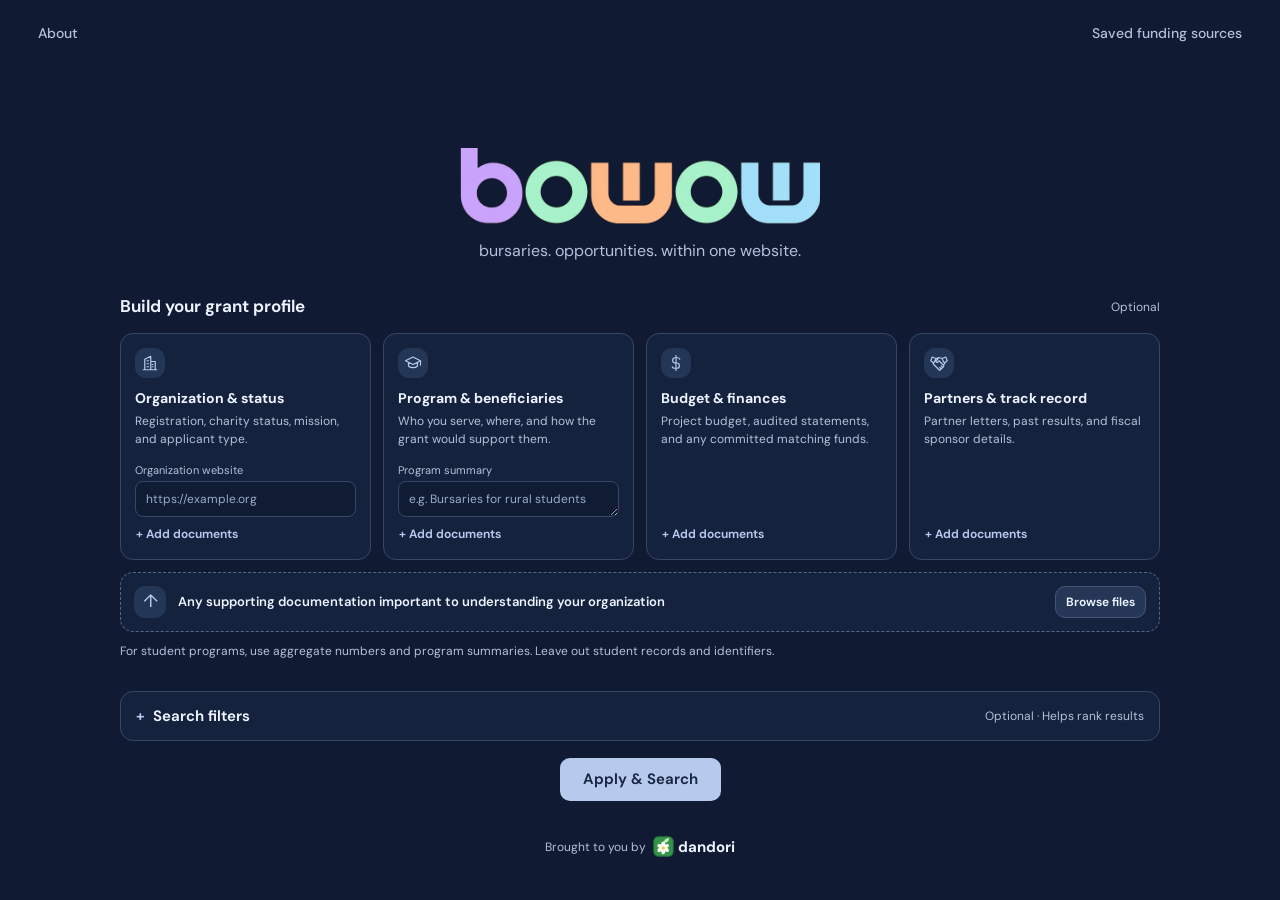
<file: index.html>
<!doctype html>
<html lang="en">
<head>
<meta charset="utf-8">
<meta name="viewport" content="width=device-width, initial-scale=1">
<meta name="description" content="Explore grant opportunities for nonprofits and student programs.">
<title>BOWOW</title>
<link rel="stylesheet" href="https://fonts.googleapis.com/css2?family=DM+Sans:wght@400;500;600;700&amp;display=swap">
<link rel="stylesheet" href="style.css">
<script src="app.js" defer></script>
</head>
<body>
<header class="top"><button type="button" class="nav-link" data-dialog="about">About</button><button type="button" class="nav-link" data-dialog="sources">Saved funding sources</button></header>
<main>
<form id="search" action="results.html" novalidate>
<section class="hero" aria-labelledby="title">
<h1 id="title"><img src="logo.png" alt="bowow"></h1>
<p class="tagline">bursaries. opportunities. within one website.</p>
</section>
<section class="panel" aria-labelledby="profile-title">
<div class="section-head"><h2 id="profile-title">Build your grant profile</h2><span>Optional</span></div>
<div class="cards">
<article class="card"><span class="icon" aria-hidden="true"><svg viewBox="0 0 24 24" fill="none" stroke="currentColor" stroke-width="1.55" stroke-linecap="round" stroke-linejoin="round"><path d="M3 21h18M5 21V7l8-4v18m0-11h6v11M8 9h2m-2 4h2m-2 4h2m5-3h1m-1 3h1"/></svg></span><h3>Organization &amp; status</h3><p>Registration, charity status, mission, and applicant type.</p><label for="website">Organization website</label><input type="url" id="website" placeholder="https://example.org"><div class="attachment" data-upload="organization"><button type="button" class="pick">+ Add documents</button><input type="file" multiple hidden></div><ul class="files" id="organization-files"></ul></article>
<article class="card"><span class="icon" aria-hidden="true"><svg viewBox="0 0 24 24" fill="none" stroke="currentColor" stroke-width="1.55" stroke-linecap="round" stroke-linejoin="round"><path d="m2 9 10-5 10 5-10 5L2 9Zm4 2v5c3 3 9 3 12 0v-5m4-2v6"/></svg></span><h3>Program &amp; beneficiaries</h3><p>Who you serve, where, and how the grant would support them.</p><label for="program">Program summary</label><textarea id="program" rows="1" placeholder="e.g. Bursaries for rural students"></textarea><div class="attachment" data-upload="program"><button type="button" class="pick">+ Add documents</button><input type="file" multiple hidden></div><ul class="files" id="program-files"></ul></article>
<article class="card"><span class="icon" aria-hidden="true"><svg viewBox="0 0 24 24" fill="none" stroke="currentColor" stroke-width="1.55" stroke-linecap="round" stroke-linejoin="round"><path d="M12 2v20m5-15a3 3 0 0 0-3-2h-3a3.5 3.5 0 0 0 0 7h2a3.5 3.5 0 0 1 0 7h-3a3 3 0 0 1-3-2"/></svg></span><h3>Budget &amp; finances</h3><p>Project budget, audited statements, and any committed matching funds.</p><div class="attachment" data-upload="budget"><button type="button" class="pick">+ Add documents</button><input type="file" multiple hidden></div><ul class="files" id="budget-files"></ul></article>
<article class="card"><span class="icon" aria-hidden="true"><svg viewBox="0 0 24 24" fill="none" stroke="currentColor" stroke-width="1.55" stroke-linecap="round" stroke-linejoin="round"><path d="M3 4 1 9l4 3 3-6-5-2Zm18 0 2 5-4 3-3-6 5-2ZM8 6l3-1a3 3 0 0 1 2 0l3 1m-5 0L8 9a1.5 1.5 0 0 0 2 2l2-2 6 6a1.4 1.4 0 0 1-2 2l-1-1m1 1a1.4 1.4 0 0 1-2 2l-1-1m1 1a1.4 1.4 0 0 1-2 2L5 14l-1-2m14 3 2-3"/></svg></span><h3>Partners &amp; track record</h3><p>Partner letters, past results, and fiscal sponsor details.</p><div class="attachment" data-upload="partners"><button type="button" class="pick">+ Add documents</button><input type="file" multiple hidden></div><ul class="files" id="partners-files"></ul></article>
</div>
<div class="supporting-upload" data-upload="supporting">
<span class="upload-icon" aria-hidden="true">↑</span>
<strong>Any supporting documentation important to understanding your organization</strong>
<button type="button" class="secondary pick">Browse files</button>
<input type="file" multiple hidden>
</div>
<ul class="files" id="supporting-files" aria-label="Selected supporting documents"></ul>
<p class="note file-status" id="file-status" role="status"></p>
<p class="note">For student programs, use aggregate numbers and program summaries. Leave out student records and identifiers.</p>
</section>
<details class="panel filters" id="filters">
<summary><span>Search filters</span><span class="optional">Optional · Helps rank results</span></summary>
<div class="filter-grid">
<label>Applicant type<select id="applicant"><option value="">Any applicant</option><option>Nonprofit</option><option>School</option><option>Individual</option></select></label>
<label>Project location<select id="region"><option value="">Anywhere</option><option>Canada</option><option>United States</option><option>European Union</option><option>International</option></select></label>
<label>Funding purpose<select id="purpose"><option value="">Any purpose</option><option>Student aid</option><option>Program delivery</option><option>Operating costs</option><option>Research</option></select></label>
<label>Funder type<select id="funder"><option value="">Any funder</option><option>Government</option><option>Foundation</option></select></label>
<label>Funding currency<select id="currency"><option value="">Any currency</option><option>CAD</option><option>USD</option><option>EUR</option></select></label>
<label>Minimum award<input id="minimum" type="number" min="0" placeholder="No minimum"></label>
<label>Maximum award<input id="maximum" type="number" min="0" placeholder="No maximum"></label>
<label>Application route<select id="route"><option value="">Any route</option><option>Open call</option><option>Invitation only</option></select></label>
<label>Matching funds<select id="match"><option value="">Any requirement</option><option>No match required</option><option>Match required</option></select></label>
<label>Partners<select id="partners"><option value="">Any requirement</option><option>No partner required</option><option>Partner required</option></select></label>
<label>Deadline on or before<input type="date" id="deadline"></label>
</div>
<div class="filter-actions"><button type="button" class="secondary" id="clear">Clear filters</button></div>
</details>
<div class="search-action"><button type="submit" class="primary">Apply &amp; Search</button></div>
</form>
</main>
<footer><span>Brought to you by</span><span class="dandori"><img src="dandori-flower.svg" alt="">dandori</span></footer>
<dialog id="about" aria-labelledby="about-title">
  <h2 id="about-title">About BOWOW</h2>
  <p>BOWOW is a grant discovery prototype for nonprofits and student programs. Attach documents to organize a grant profile, or explore sample listings with the filters.</p>
  <p>Selected files stay in this browser session. The prototype displays the filenames and uses sample funding data.</p>
  <form method="dialog"><button class="secondary">Close</button></form>
</dialog>
<dialog id="sources" aria-labelledby="sources-title">
  <h2 id="sources-title">Saved funding sources</h2>
  <div class="source-links"><a href="https://www.grants.gov/learn-grants/grant-eligibility">Grants.gov</a><a href="https://feddev-ontario.canada.ca/en/funding-southern-ontario/funding-organizations-help-businesses-grow-southern-ontario-how-apply">Government of Canada</a><a href="https://www.gatesfoundation.org/about/our-funding">Gates Foundation</a><a href="https://commission.europa.eu/funding-and-tenders/how-apply/eligibility-who-can-get-funding_en">European Commission</a></div>
  <form method="dialog"><button class="secondary">Close</button></form>
</dialog>

</body>
</html>
</file>
<file: style.css>
:root{color-scheme:dark;--bg:#101a33;--panel:#15223e;--field:#1b2b4b;--line:#364766;--text:#edf3ff;--muted:#b4c1d9;--accent:#b8c9ee;--ink:#182742}
*{box-sizing:border-box}
body{margin:0;background:var(--bg);color:var(--text);font:15px/1.5 "DM Sans",Arial,sans-serif}
button,input,select,textarea{font:inherit}
a{color:inherit;text-underline-offset:4px}
button{cursor:pointer}
button:focus-visible,a:focus-visible,input:focus-visible,select:focus-visible,textarea:focus-visible,summary:focus-visible{outline:2px solid var(--accent);outline-offset:3px}
.top{padding:20px clamp(18px,3vw,44px);display:flex;align-items:center;justify-content:space-between;font-size:14px;color:var(--muted)}
main{width:min(1040px,calc(100% - 36px));margin:auto}
.hero{text-align:center;padding-top:clamp(42px,9vh,104px)}
h1{width:min(360px,74vw);aspect-ratio:4.55;margin:0 auto 10px;overflow:hidden;display:grid;place-items:center}
h1 img{width:134%;max-width:none;height:auto;grid-area:1/1;mix-blend-mode:lighten}
.tagline{margin:12px 0 29px;color:var(--muted);font-size:16px}
.supporting-upload{margin-top:12px;display:flex;align-items:center;gap:12px;min-height:60px;padding:9px 13px;background:var(--panel);border:1px dashed #536789;border-radius:13px}
.supporting-upload.is-over{background:#243656;border-color:var(--accent)}
.supporting-upload strong{font-size:13px;font-weight:600}
.supporting-upload button{margin-left:auto;flex-shrink:0;font-size:12px;padding:6px 10px}
.note,.card p{color:var(--muted)}
.upload-icon,.icon{display:grid;place-items:center;background:#243656;color:var(--accent);border-radius:11px}
.upload-icon{width:32px;height:32px;font-size:18px;flex-shrink:0}
button{border:1px solid transparent;border-radius:10px;padding:9px 14px;font-weight:650}
.primary{background:var(--accent);color:var(--ink)}
.primary:hover{background:#d2defa}
.primary span{margin-left:5px}
.secondary{background:#253656;color:var(--text);border-color:#435478}
.secondary:hover{background:#304363}
input:not([type=file]),textarea,select{display:block;width:100%;background:#101c34;border:1px solid var(--line);color:var(--text);border-radius:8px;padding:8px 10px;min-width:0}
input::placeholder,textarea::placeholder{color:#9aabc9}
.note{font-size:12px;margin:10px 0 0}
.panel{margin-top:31px}
.section-head,.filter-actions{display:flex;align-items:center;gap:16px}
.section-head{justify-content:space-between;margin-bottom:13px}
h2{font-size:17px;margin:0;font-weight:670}
.section-head>span,.optional{color:var(--muted);font-size:12px}
.cards{display:grid;grid-template-columns:repeat(4,minmax(0,1fr));gap:12px}
.card{display:flex;flex-direction:column;min-width:0;background:var(--panel);border:1px solid var(--line);border-radius:13px;padding:14px}
.icon{width:30px;height:30px;font-size:17px}
h3{margin:10px 0 3px;font-size:14px}
.card p{font-size:12px;margin:0 0 14px}
.card label{font-size:11px;color:var(--muted);margin-top:auto;margin-bottom:3px}
.card input,.card textarea{font-size:12px}
.card textarea{resize:vertical}
.attachment{margin-top:auto}
.attachment button{background:none;padding:7px 0 0;color:var(--accent);font-size:12px}
.files{list-style:none;padding:0;margin:0;display:flex;flex-wrap:wrap;gap:5px;text-align:left}
.files:not(:empty){margin-top:8px}
.files li{min-width:0;max-width:100%;display:flex;align-items:center;gap:5px;font-size:11px;background:#243656;border-radius:6px;padding:1px 5px 1px 8px}
.files li span{overflow:hidden;text-overflow:ellipsis;white-space:nowrap}
.files button{padding:0 4px;background:transparent;color:var(--text)}
.filters{border:1px solid var(--line);border-radius:13px;background:var(--panel)}
.filters summary{display:flex;align-items:center;gap:8px;cursor:pointer;padding:13px 15px;font-weight:650}
.filters summary::before{content:'+';color:var(--accent)}
.filters[open] summary::before{content:'−'}
.optional{margin-left:auto;font-weight:400}
.filter-grid{display:grid;grid-template-columns:repeat(4,minmax(0,1fr));gap:12px;padding:0 15px 15px}
.filter-grid label{font-size:12px;color:var(--muted)}
.filter-grid label>*{margin-top:3px}
.filter-actions{justify-content:flex-end;padding:0 15px 15px}
footer{display:flex;justify-content:center;flex-wrap:wrap;gap:14px;color:var(--muted);font-size:12px;padding:35px 18px 25px}
@media(max-width:760px){.cards,.filter-grid{grid-template-columns:repeat(2,minmax(0,1fr))}}
@media(max-width:420px){.cards{grid-template-columns:1fr}.supporting-upload{flex-wrap:wrap}.supporting-upload strong{flex:1}.supporting-upload button{margin-left:44px}.optional{font-size:10px}}
h1{position:relative;display:block}
h1 img{position:absolute;left:50%;top:50%;transform:translate(-50%,-50%)}
.nav-link{background:none;color:var(--muted);border:0;padding:3px 0;font-weight:500}
.nav-link:hover{text-decoration:underline;text-underline-offset:4px}
.icon svg{width:18px;height:18px}
.file-status:empty{display:none}
footer{align-items:center;gap:7px}
.dandori{display:inline-flex;align-items:center;gap:4px;color:var(--text);font-weight:700;font-size:15px}
.dandori img{width:21px;height:21px}
dialog{width:min(420px,calc(100% - 32px));border:1px solid var(--line);border-radius:14px;padding:20px;background:var(--panel);color:var(--text)}
dialog::backdrop{background:#080e1ac9}
dialog p{color:var(--muted)}
dialog form{display:flex;justify-content:flex-end;margin-top:15px}
.source-links{display:grid;gap:9px;margin:14px 0}
.source-links a{color:var(--accent)}

.search-action{display:flex;justify-content:center;margin-top:17px}
.search-action button{padding-inline:22px}
.results-top{border-bottom:1px solid var(--line)}
.results-top a{text-decoration:none}
.results-top a:hover{text-decoration:underline}
.small-logo{width:120px;height:28px;position:relative;overflow:hidden;display:block}
.small-logo img{position:absolute;width:134%;left:50%;top:50%;transform:translate(-50%,-50%);mix-blend-mode:lighten}
.results-page{width:min(820px,calc(100% - 36px));padding-top:44px}
.overview{background:var(--panel);border:1px solid var(--line);border-radius:16px;padding:21px 24px}
.overview h1{position:static;width:auto;aspect-ratio:auto;margin:4px 0 0;overflow:visible;font-size:27px;line-height:1.2}
.eyebrow{margin:0;color:var(--accent);font-size:12px;font-weight:700}
#match-summary{margin:12px 0 0}
.matches{margin-top:26px}
.grant-card{display:grid;grid-template-columns:minmax(0,1fr) auto;gap:16px;background:var(--panel);border:1px solid var(--line);border-radius:14px;padding:18px 20px;margin-bottom:11px}
.provider{display:flex;align-items:center;gap:9px}
.provider-mark{display:grid;place-items:center;width:34px;height:34px;border-radius:50%;background:#283b61;color:var(--accent);font-weight:700;font-size:11px}
.provider strong,.provider-domain{display:block;font-size:12px}
.provider-domain,.grant-meta{color:var(--muted);font-size:11px}
.grant-card h3{margin:11px 0 4px;color:#c5d5fa;font-size:19px}
.grant-card p{margin:4px 0}
.grant-description,.grant-fit{font-size:13px}
.grant-fit{color:var(--muted)}
.grant-fit strong{color:var(--text);margin-right:4px}
.grant-link{display:inline-block;color:var(--accent);font-size:12px;margin-top:9px}
.grant-score{display:grid;align-content:start;justify-items:center;gap:5px}
.score-ring{--score-color:#e0b685;width:69px;aspect-ratio:1;border-radius:50%;display:grid;place-content:center;text-align:center;line-height:1.1;color:var(--score-color);background:radial-gradient(closest-side,var(--panel) 88%,transparent 90% 100%),conic-gradient(var(--score-color) var(--rating),#354462 0)}
.score-ring strong{font-size:20px}
.score-ring span,.score-label{font-size:10px}
.score-label{color:var(--muted)}
.score-ring.strong-fit{--score-color:#9bcfb8}
.score-ring.good-fit{--score-color:#a9bff0}
@media(max-width:465px){.grant-card{padding:13px;gap:8px}.score-ring{width:55px}.score-ring strong{font-size:16px}.overview{padding:17px}.results-page{padding-top:28px}}

.provider-mark img{width:20px;height:20px;object-fit:contain}
.grant-misses{color:#e0b685;font-size:12px}
.grant-misses strong{margin-right:4px}

/* Unknown eligibility is its own state, visually distinct from a miss.
   A missed filter is amber because the grant is wrong for the user; an
   unverifiable one is blue-grey because the gap is in our data, not in
   their fit, and the two call for different actions. */
.grant-unknown{color:#9fb4d8;font-size:12px}
.grant-unknown strong{margin-right:4px}
.score-ring.unsure-fit{--score-color:#9fb4d8}
.grant-flags{display:flex;flex-wrap:wrap;gap:6px;margin:2px 0 0}
.flag{font-size:11px;color:var(--muted);border:1px solid #2f3f5f;border-radius:999px;padding:2px 8px}
.flag.warn{color:#e0b685;border-color:#54452f}

/* Component breakdown on a scored match. Unknown components are shown, not
   hidden: a score whose reasoning is invisible is not worth acting on, and
   "we could not compute this" is part of the reasoning. */
.components{list-style:none;margin:4px 0 0;padding:0;display:grid;gap:3px}
.component{display:flex;gap:8px;font-size:12px;color:var(--muted);align-items:baseline}
.component-score{flex:none;width:34px;text-align:right;font-variant-numeric:tabular-nums;color:var(--text)}
.component.unknown{opacity:.72}
.component.unknown .component-score{color:var(--muted)}
</file>
